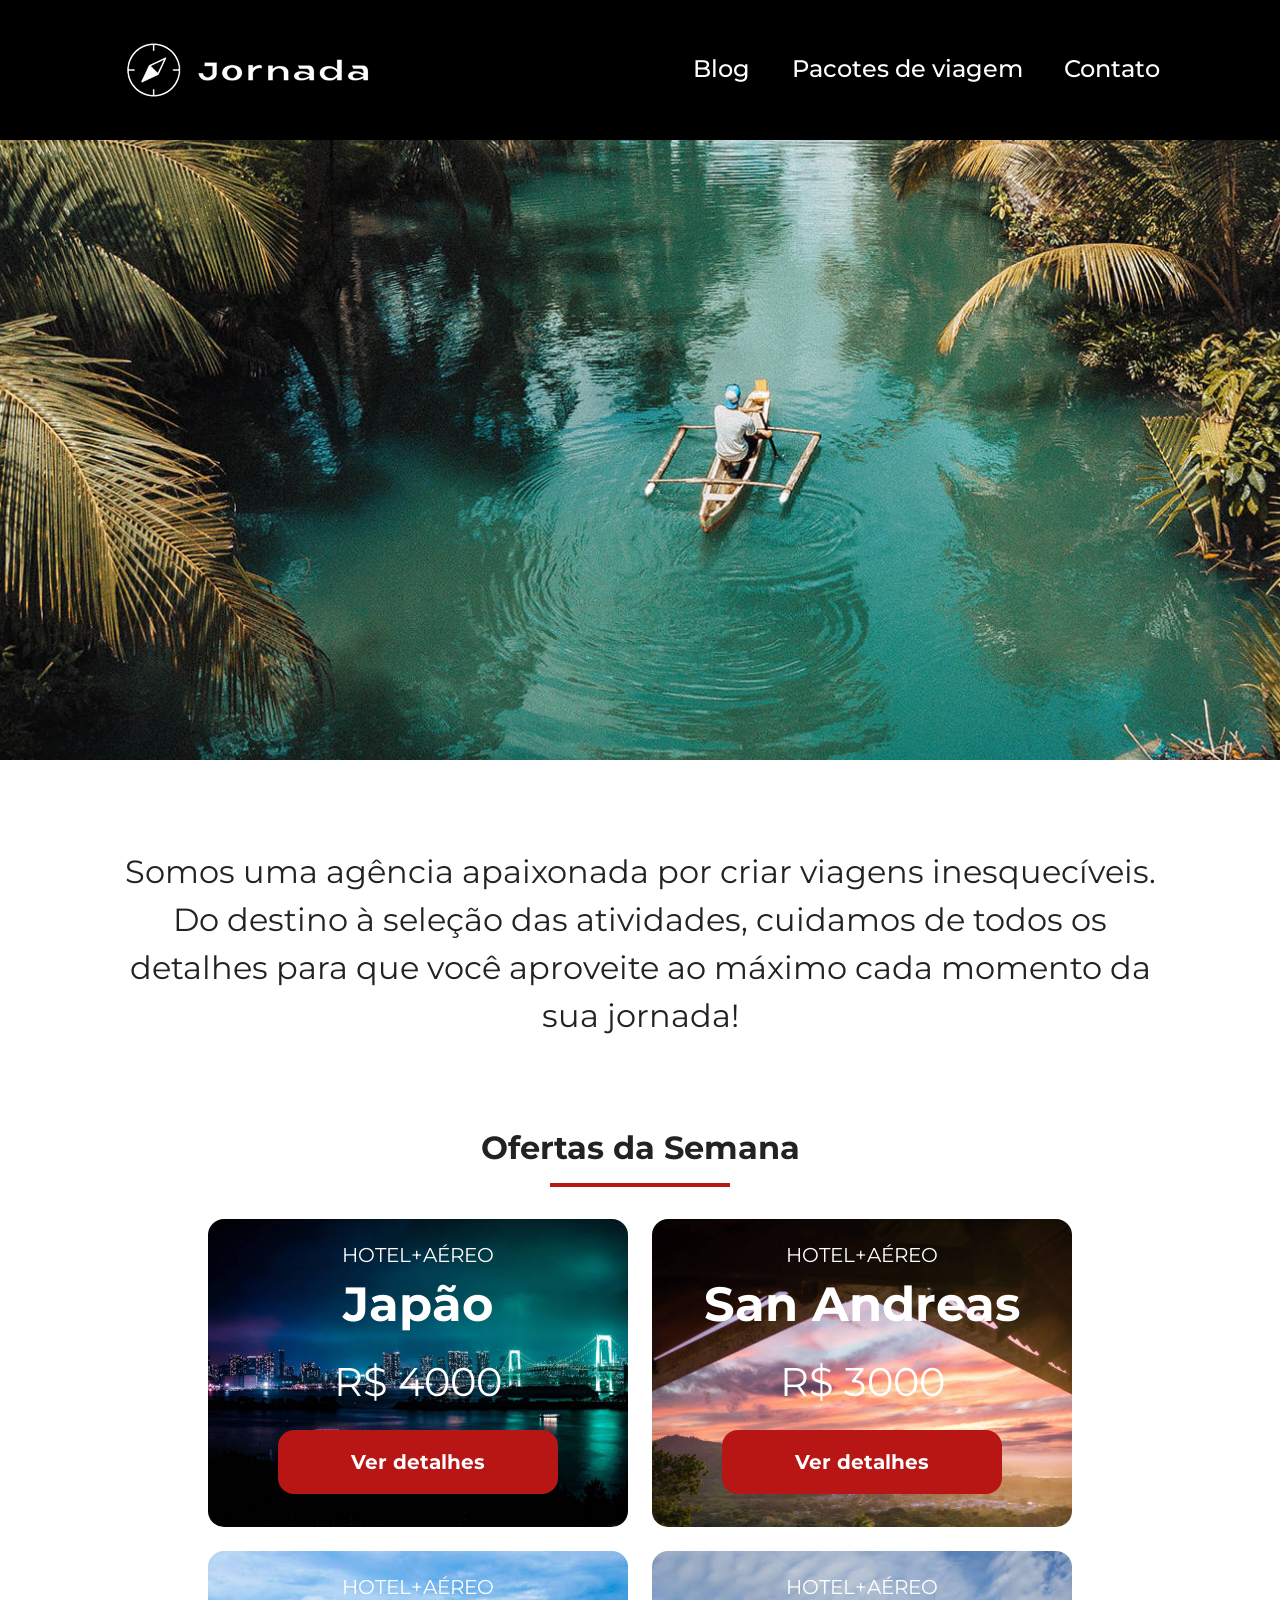
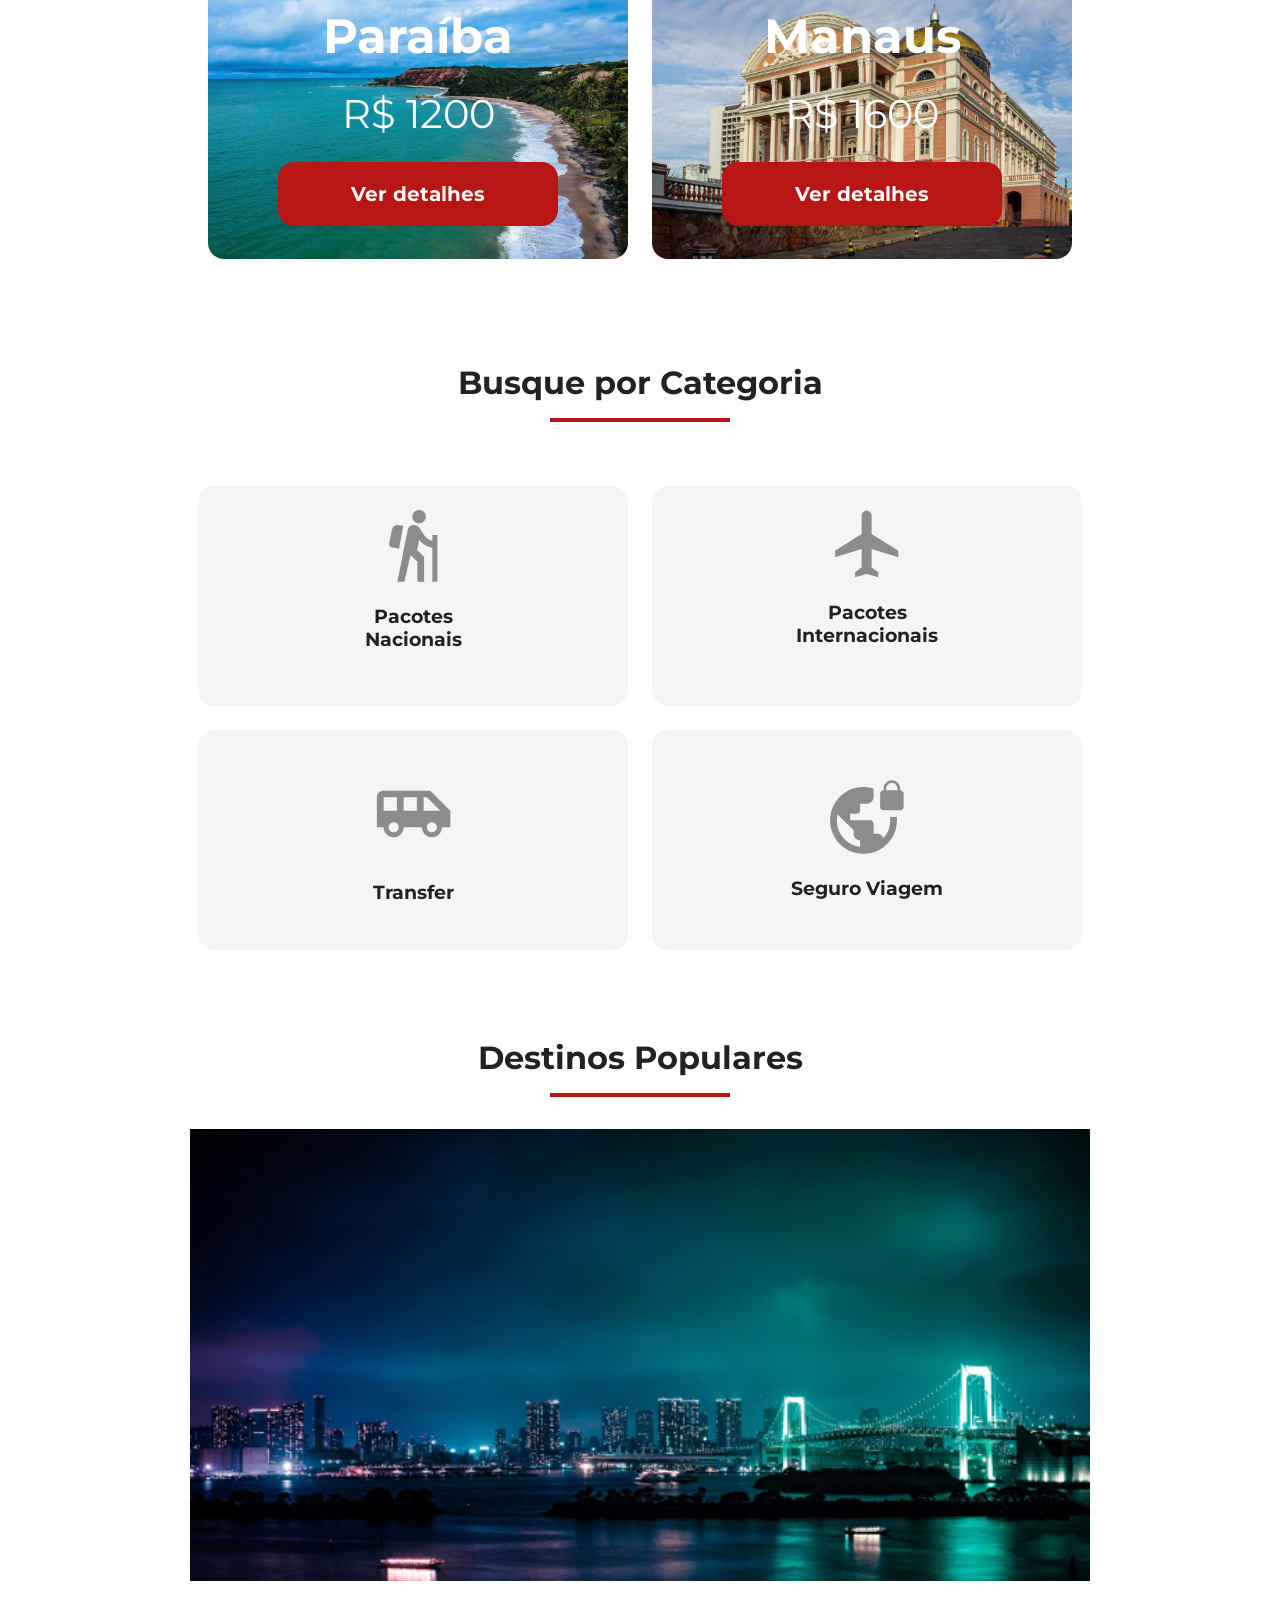
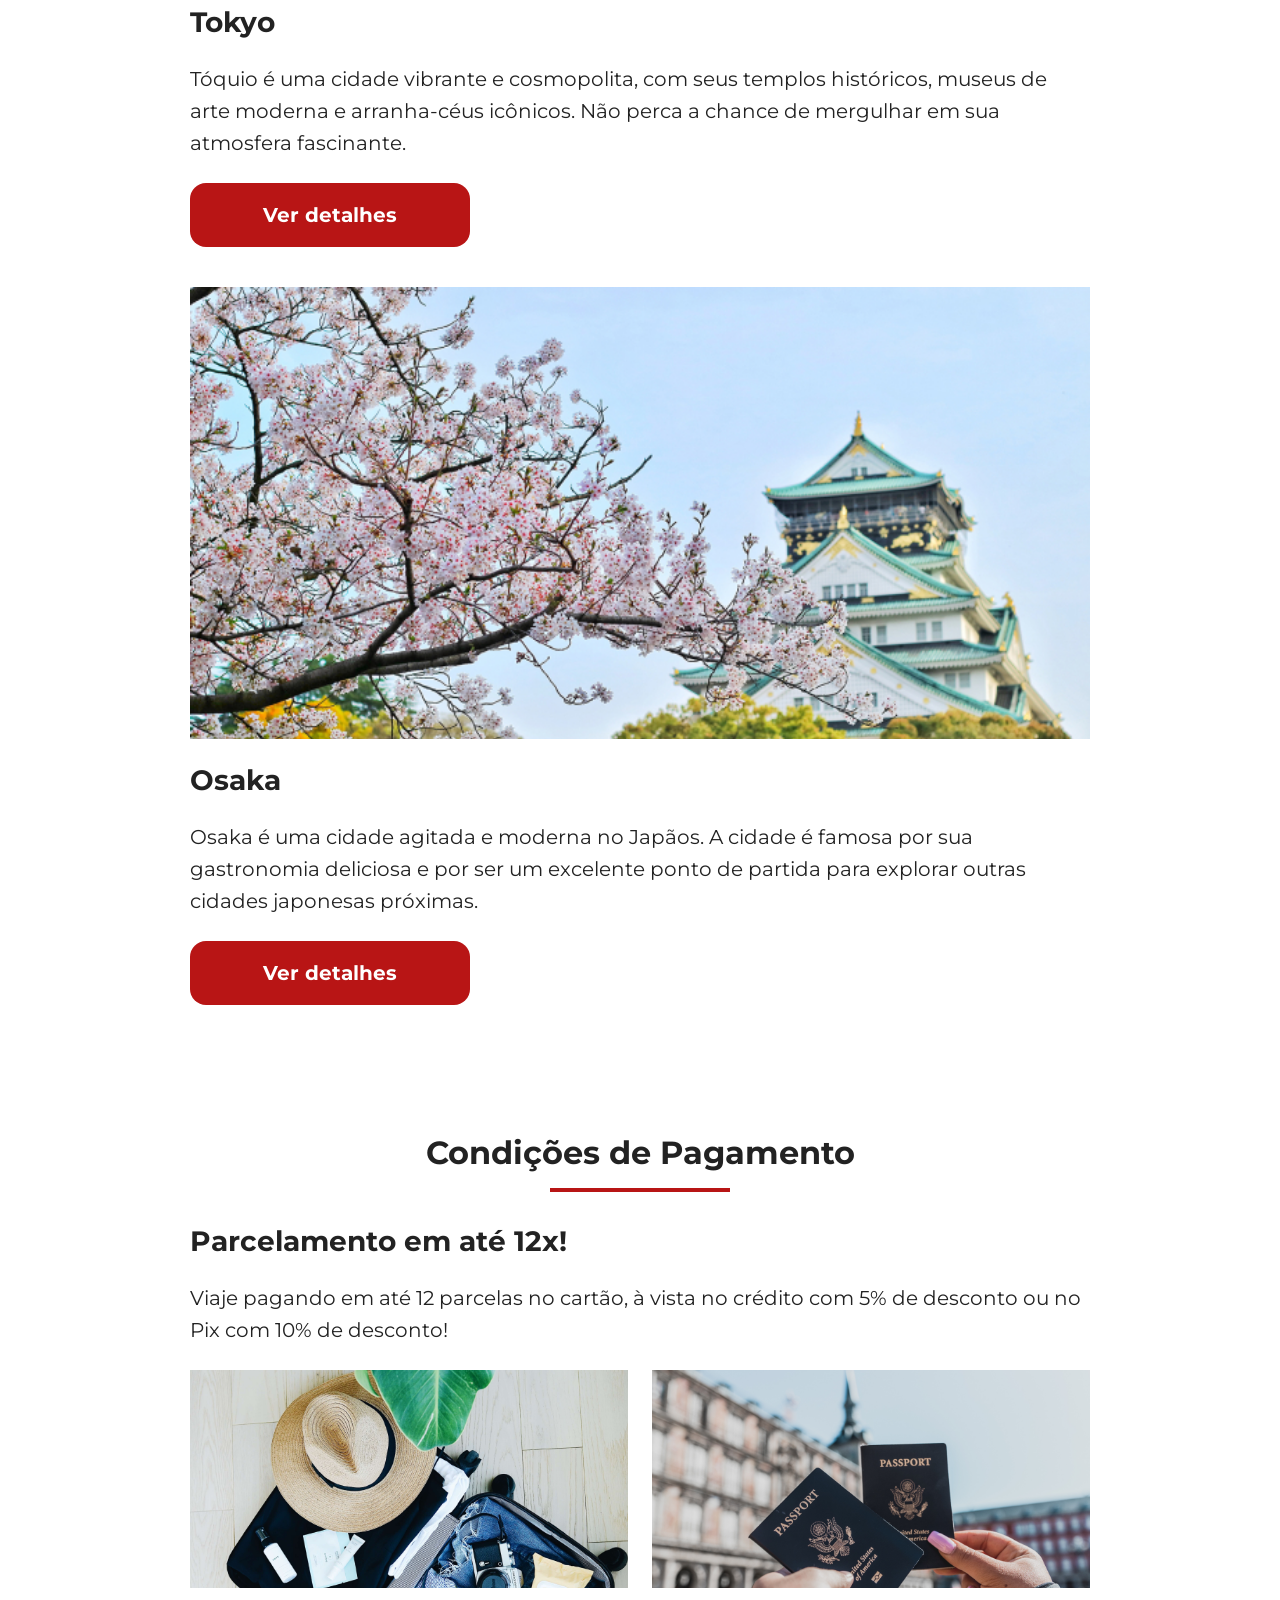
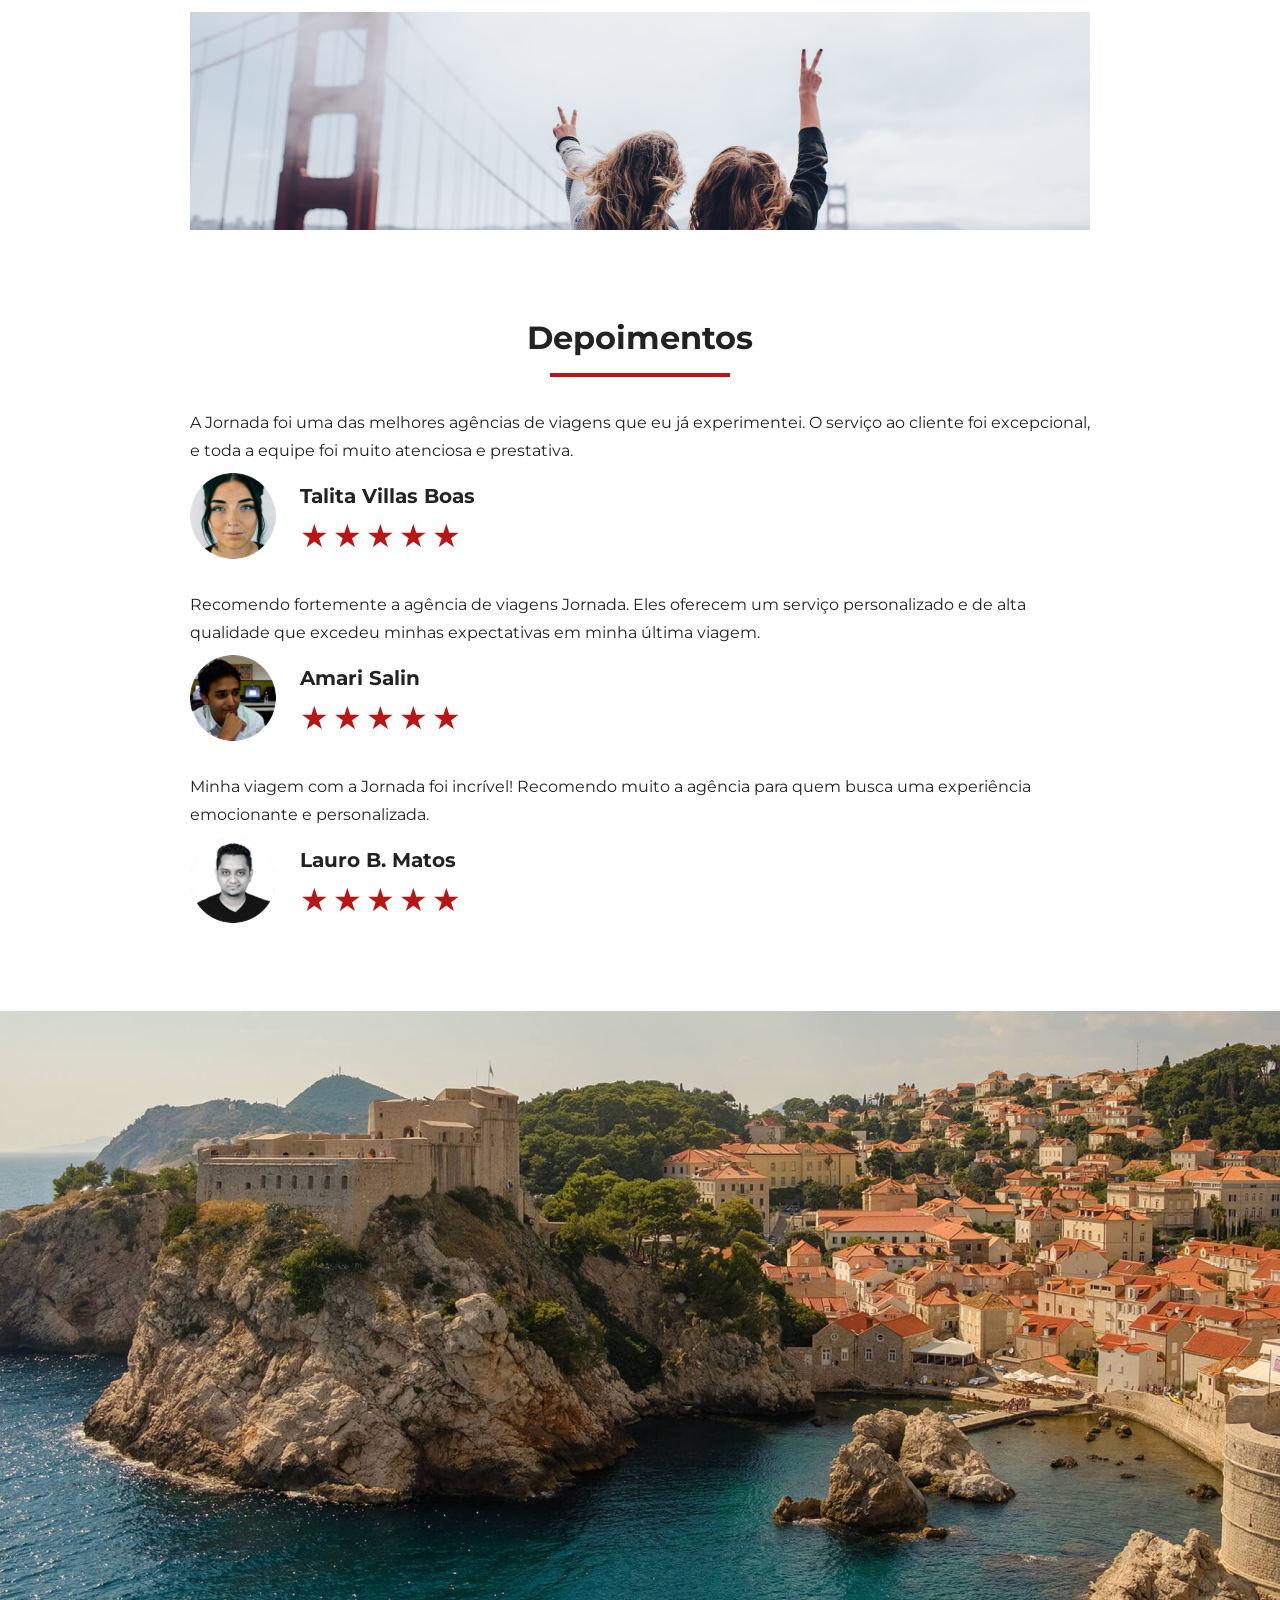
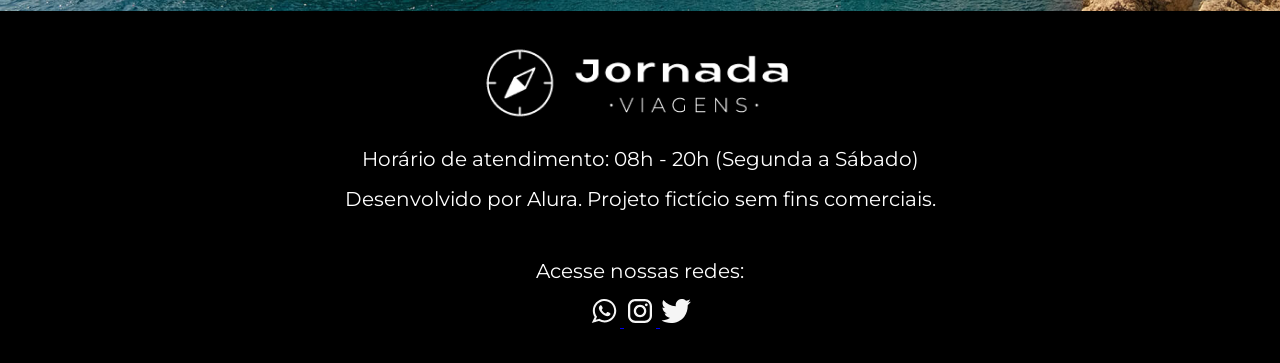
<file: index.html>
<!doctype html>
<html lang="pt-br">
  <head>
    <meta charset="UTF-8" />
    <meta name="viewport" content="width=device-width, initial-scale=1.0" />
    <meta
      name="description"
      content="Jornada Viagens, uma agência apaixonada por criar viagens inesquecíveis"
    />

    <meta name="og:title" content="Jornada Viagens">
    <meta name="og:description" content="Jornada Viagens, uma agência apaixonada por criar viagens inesquecíveis">
    <meta name="og:image" content="https://leoribeiro61.github.io/jornada-viagens/img/logo-footer.png">
    <meta name="og:type" content="website">
    <meta name="og:url" content="https://leoribeiro61.github.io/jornada-viagens">


    <link rel="icon" href="favico.svg" type="xml/svg" />
    <link rel="stylesheet" href="css/style.css" />
    <title>Jornada Viagens</title>
  </head>
  <body>
    <header class="main-header">
      <a class="logo" href="index.html" title="voltar para a página inicial">
        <img
          class="img-mobile"
          src="img/bussola-jornada-branca.png"
          alt="bussola do logo Jornada Viagens na cor branca"
        />
        <img
          class="img-desktop"
          src="img/bussola-texto-jornada-branco.png"
          alt="logo Jornada Viagens na cor branca"
        />
      </a>
      <div class="navigation-menu">
        <label for="menu">
          <img src="img/menu.png" alt="menu" />
        </label>
        <input type="checkbox" name="" id="menu" hidden />
        <nav>
          <ul class="list-links">
            <li>
              <a href="blog.html" target="_blank" title="Acessar Blog">Blog</a>
            </li>
            <li>
              <a
                href="pacotes-de-viagens.html"
                target="_blank"
                title="Acessar Pacotes de viagem"
                >Pacotes de viagem</a
              >
            </li>
            <li>
              <a href="contato.html" target="_blank" title="Acessar Contato"
                >Contato</a
              >
            </li>
          </ul>
        </nav>
      </div>
    </header>
    <section class="hero">
      <div class="hero-img"></div>
      <h2>
        Somos uma agência apaixonada por criar viagens inesquecíveis. Do destino
        à seleção das atividades, cuidamos de todos os detalhes para que você
        aproveite ao máximo cada momento da sua jornada!
      </h2>
    </section>
    <section class="offers">
      <div class="section-title">
        <h2>Ofertas da Semana</h2>
        <hr />
      </div>
      <div class="offers-cards">
        <article class="card japao">
          <header>
            <p>HOTEL+AÉREO</p>
            <h3>Japão <br /></h3>
            <span> R$ 4000</span>
          </header>
          <footer>
            <a href="#" class="button">Ver detalhes</a>
          </footer>
        </article>
        <article class="card san-andreas">
          <header>
            <p>HOTEL+AÉREO</p>
            <h3>San Andreas <br /></h3>
            <span>R$ 3000</span>
          </header>
          <footer>
            <a href="#" class="button">Ver detalhes</a>
          </footer>
        </article>
        <article class="card paraiba">
          <header>
            <p>HOTEL+AÉREO</p>
            <h3>Paraíba <br /></h3>
            <span>R$ 1200</span>
          </header>
          <footer>
            <a href="#" class="button">Ver detalhes</a>
          </footer>
        </article>
        <article class="card manaus">
          <header>
            <p>HOTEL+AÉREO</p>
            <h3>Manaus <br /></h3>
            <span>R$ 1600</span>
          </header>
          <footer>
            <a href="#" class="button">Ver detalhes</a>
          </footer>
        </article>
      </div>
    </section>
    <section class="categories">
      <div class="section-title">
        <h2>Busque por Categoria</h2>
        <hr />
        <div class="categories-cards">
          <a
            class="card"
            href="#"
            target="_blank"
            title="Busque pela categoria Pacotes Nacionais"
          >
            <img
              src="img/icone-caminhada.png"
              alt="Icone cinza represerentando uma pessoa fazendo tracking"
            />
            <h3 class="content-tile">
              Pacotes <br />
              Nacionais
            </h3>
          </a>
          <a
            class="card"
            href="#"
            target="_blank"
            title="Busque pela categoria Pacotes Internacionais"
          >
            <img
              src="img/icone-aviao.png"
              alt="Icone cinza represerentando um aviao"
            />
            <h3 class="content-tile">
              Pacotes <br />
              Internacionais
            </h3>
          </a>
          <a
            class="card single-line transfer"
            href="#"
            target="_blank"
            title="Busque pela categoria Transfer"
          >
            <img
              src="img/icone-onibus.png"
              alt="Icone cinza represerentando um onibus"
            />
            <h3 class="content-tile">Transfer</h3>
          </a>
          <a class="card single-line" href="#" target="_blank" title=" ">
            <img
              src="img/icone-planeta.png"
              alt="Icone cinza represerentando um planeta"
            />
            <h3 class="content-tile">Seguro Viagem</h3>
          </a>
        </div>
      </div>
    </section>
    <section class="destinations">
      <div class="section-title">
        <h2>Destinos Populares</h2>
        <hr />
      </div>
      <div class="destination-items">
        <article class="item tokyo">
          <header>
            <div class="img-item"></div>
            <h3 class="content-title">Tokyo</h3>
          </header>
          <p class="content-text">
            Tóquio é uma cidade vibrante e cosmopolita, com seus templos
            históricos, museus de arte moderna e arranha-céus icônicos. Não
            perca a chance de mergulhar em sua atmosfera fascinante.
          </p>
          <footer>
            <a
              href="#"
              class="button"
              target="_blank"
              title="Veja mais detalhes do destino Tokyo"
              >Ver detalhes</a
            >
          </footer>
        </article>
        <article class="item osaka">
          <header>
            <div class="img-item"></div>
            <h3 class="content-title">Osaka</h3>
          </header>
          <p class="content-text">
            Osaka é uma cidade agitada e moderna no Japãos. A cidade é famosa
            por sua gastronomia deliciosa e por ser um excelente ponto de
            partida para explorar outras cidades japonesas próximas.
          </p>
          <footer>
            <a
              href="#"
              class="button"
              target="_blank"
              title="VEja mais detalhes do destino Osaka"
              >Ver detalhes</a
            >
          </footer>
        </article>
      </div>
    </section>
    <section class="payments">
      <div class="section-title">
        <h2>Condições de Pagamento</h2>
        <hr />
      </div>
      <div class="content-container">
        <div class="text-content">
          <h3 class="content-title">Parcelamento em até 12x!</h3>
          <p class="content-text">
            Viaje pagando em até 12 parcelas no cartão, à vista no crédito com
            5% de desconto ou no Pix com 10% de desconto!
          </p>
        </div>
        <div class="image-gallery">
          <div class="image fist"></div>
          <div class="image second"></div>
          <div class="image thirdy colspan-2"></div>
        </div>
      </div>
    </section>
    <section class="testimonial">
      <div class="section-title">
        <h2>Depoimentos</h2>
        <hr />
      </div>
      <div class="testimonial-container">
        <article>
          <header>
            <p>
              A Jornada foi uma das melhores agências de viagens que eu já
              experimentei. O serviço ao cliente foi excepcional, e toda a
              equipe foi muito atenciosa e prestativa.
            </p>
          </header>
          <footer>
            <img
              src="img/avatar-talita.png"
              alt="imagem de perfil da cliente Talita Villas Boas"
            />
            <div class="profile-content">
              <h3>Talita Villas Boas</h3>
              <div class="rating">
                <span class="star">★</span>
                <span class="star">★</span>
                <span class="star">★</span>
                <span class="star">★</span>
                <span class="star">★</span>
              </div>
            </div>
          </footer>
        </article>
        <article>
          <header>
            <p>
              Recomendo fortemente a agência de viagens Jornada. Eles oferecem
              um serviço personalizado e de alta qualidade que excedeu minhas
              expectativas em minha última viagem.
            </p>
          </header>
          <footer>
            <img
              src="img/avatar-amari.png"
              alt="imagem de perfil do cliente Amari Salin"
            />
            <div class="profile-content">
              <h3>Amari Salin</h3>
              <div class="rating">
                <span class="star">★</span>
                <span class="star">★</span>
                <span class="star">★</span>
                <span class="star">★</span>
                <span class="star">★</span>
              </div>
            </div>
          </footer>
        </article>
        <article>
          <header>
            <p>
              Minha viagem com a Jornada foi incrível! Recomendo muito a agência
              para quem busca uma experiência emocionante e personalizada.
            </p>
          </header>
          <footer>
            <img
              src="img/avatar-lauro.png"
              alt="imagem de perfil do cliente Lauro B. Matos"
            />
            <div class="profile-content">
              <h3>Lauro B. Matos</h3>
              <div class="rating">
                <span class="star">★</span>
                <span class="star">★</span>
                <span class="star">★</span>
                <span class="star">★</span>
                <span class="star">★</span>
              </div>
            </div>
          </footer>
        </article>
      </div>
    </section>
    <section class="bottom-hero">
      <div class="hero-img"></div>
    </section>
    <footer class="main-footer">
      <div class="footer-content">
        <img src="img/logo-footer.png" alt="logo completo Jornada Viagens" />
        <p>Horário de atendimento: 08h - 20h (Segunda a Sábado)</p>
        <p>Desenvolvido por Alura. Projeto fictício sem fins comerciais.</p>
      </div>
      <div class="footer-social">
        <p>Acesse nossas redes:</p>
        <a
          href="#"
          target="_blank"
          title="Entre em contato através do Whatsapp"
        >
          <img
            src="img/icone-whatsapp.svg"
            alt="Icone do Whatsapp na cor branca"
          />
        </a>
        <a
          href="#"
          target="_blank"
          title="Acesse o Instagram do Jornada Viagens"
        >
          <img
            src="img/icone-instagram.svg"
            alt="Icone do Instagram na cor branca"
          />
        </a>
        <a href="#" target="_blank" title="Acesse o Twitter do Jornada Viagens">
          <img
            src="img/icone-twitter.svg"
            alt="Icone do twitter na cor branca"
          />
        </a>
      </div>
    </footer>
  </body>
</html>
</file>
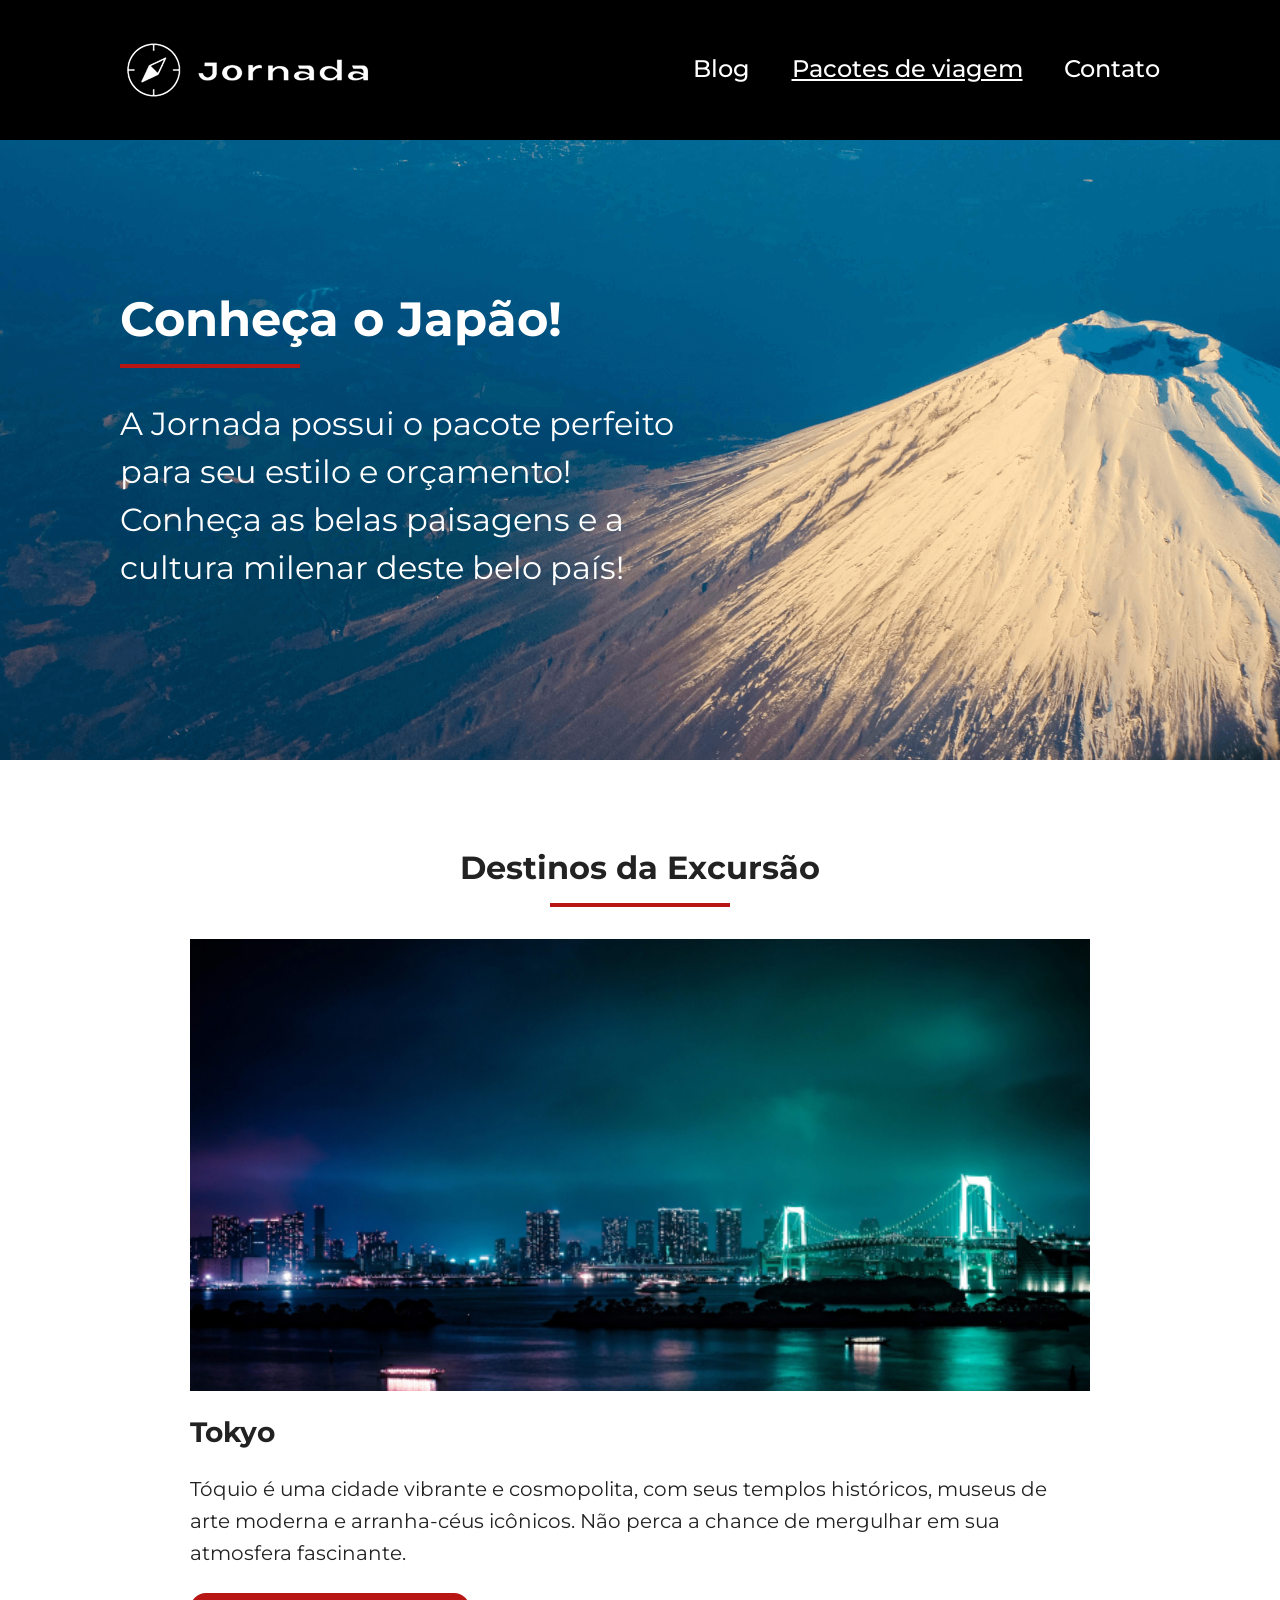
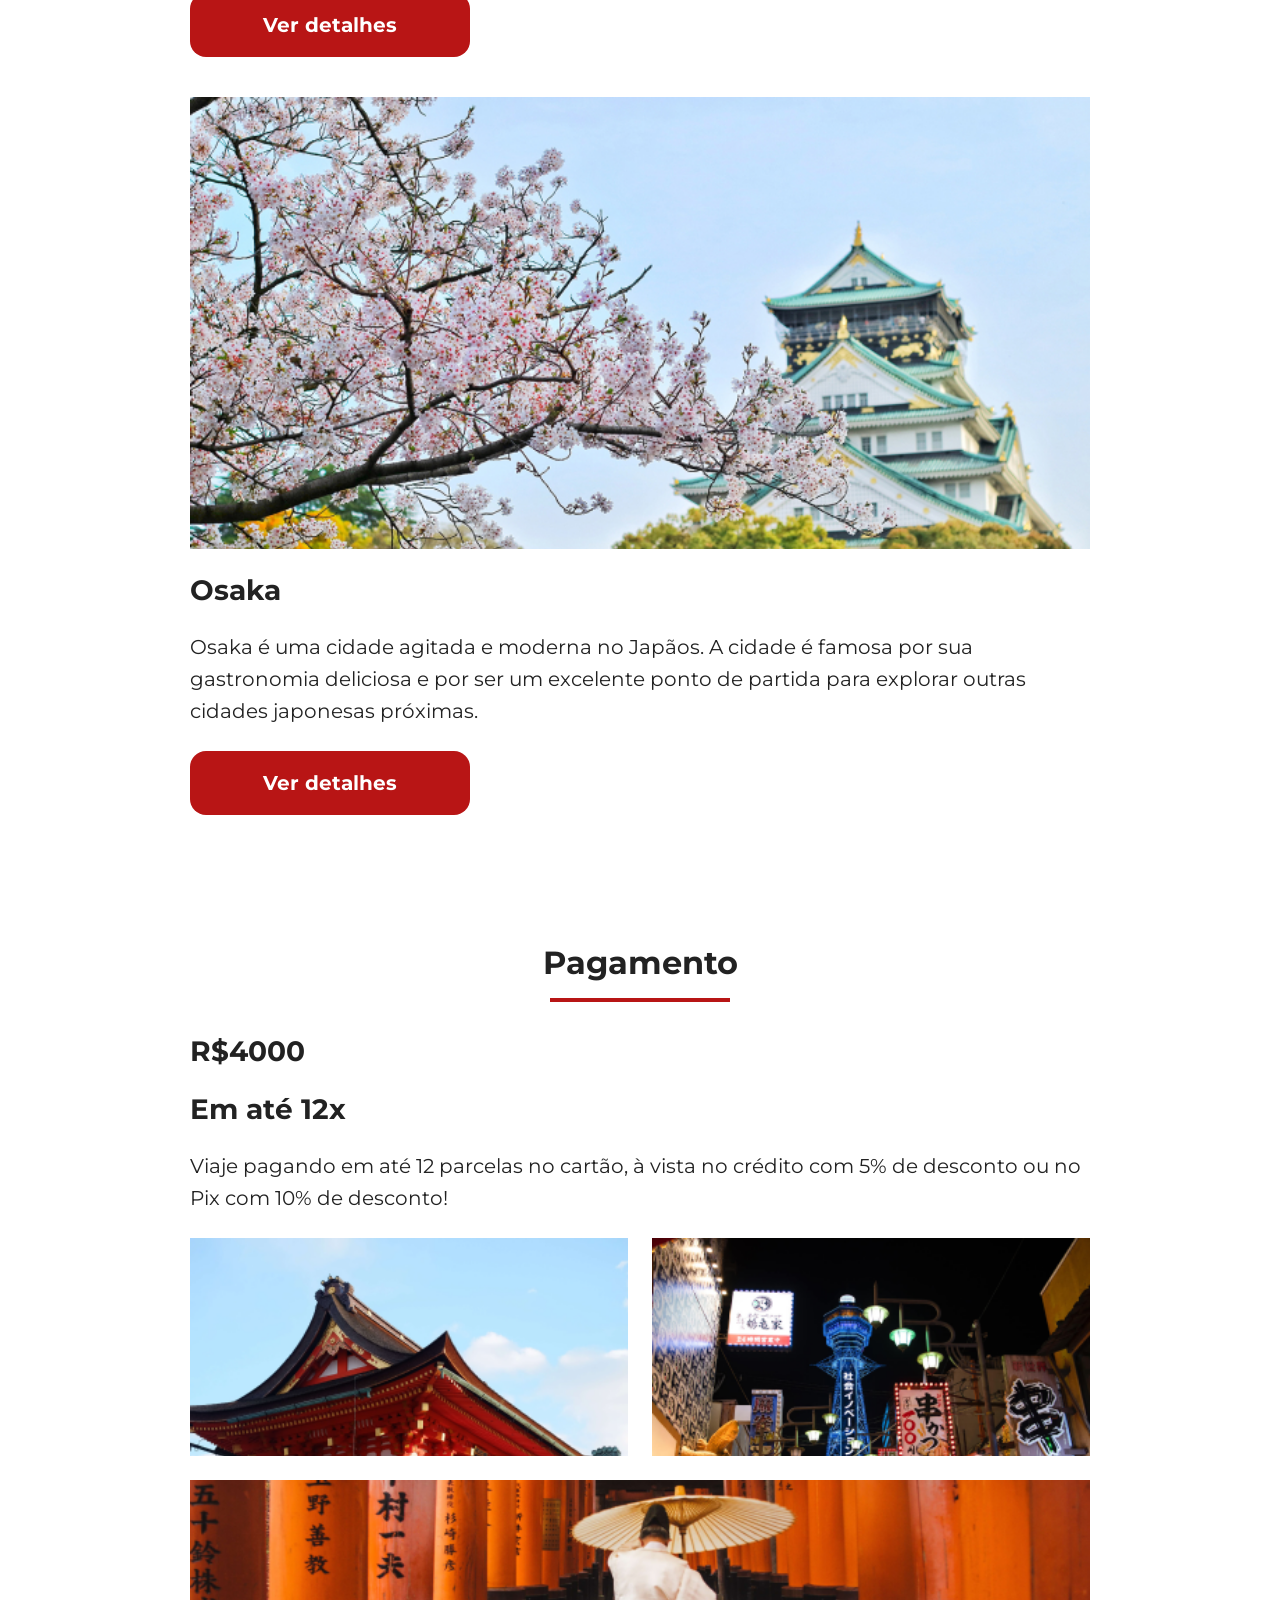
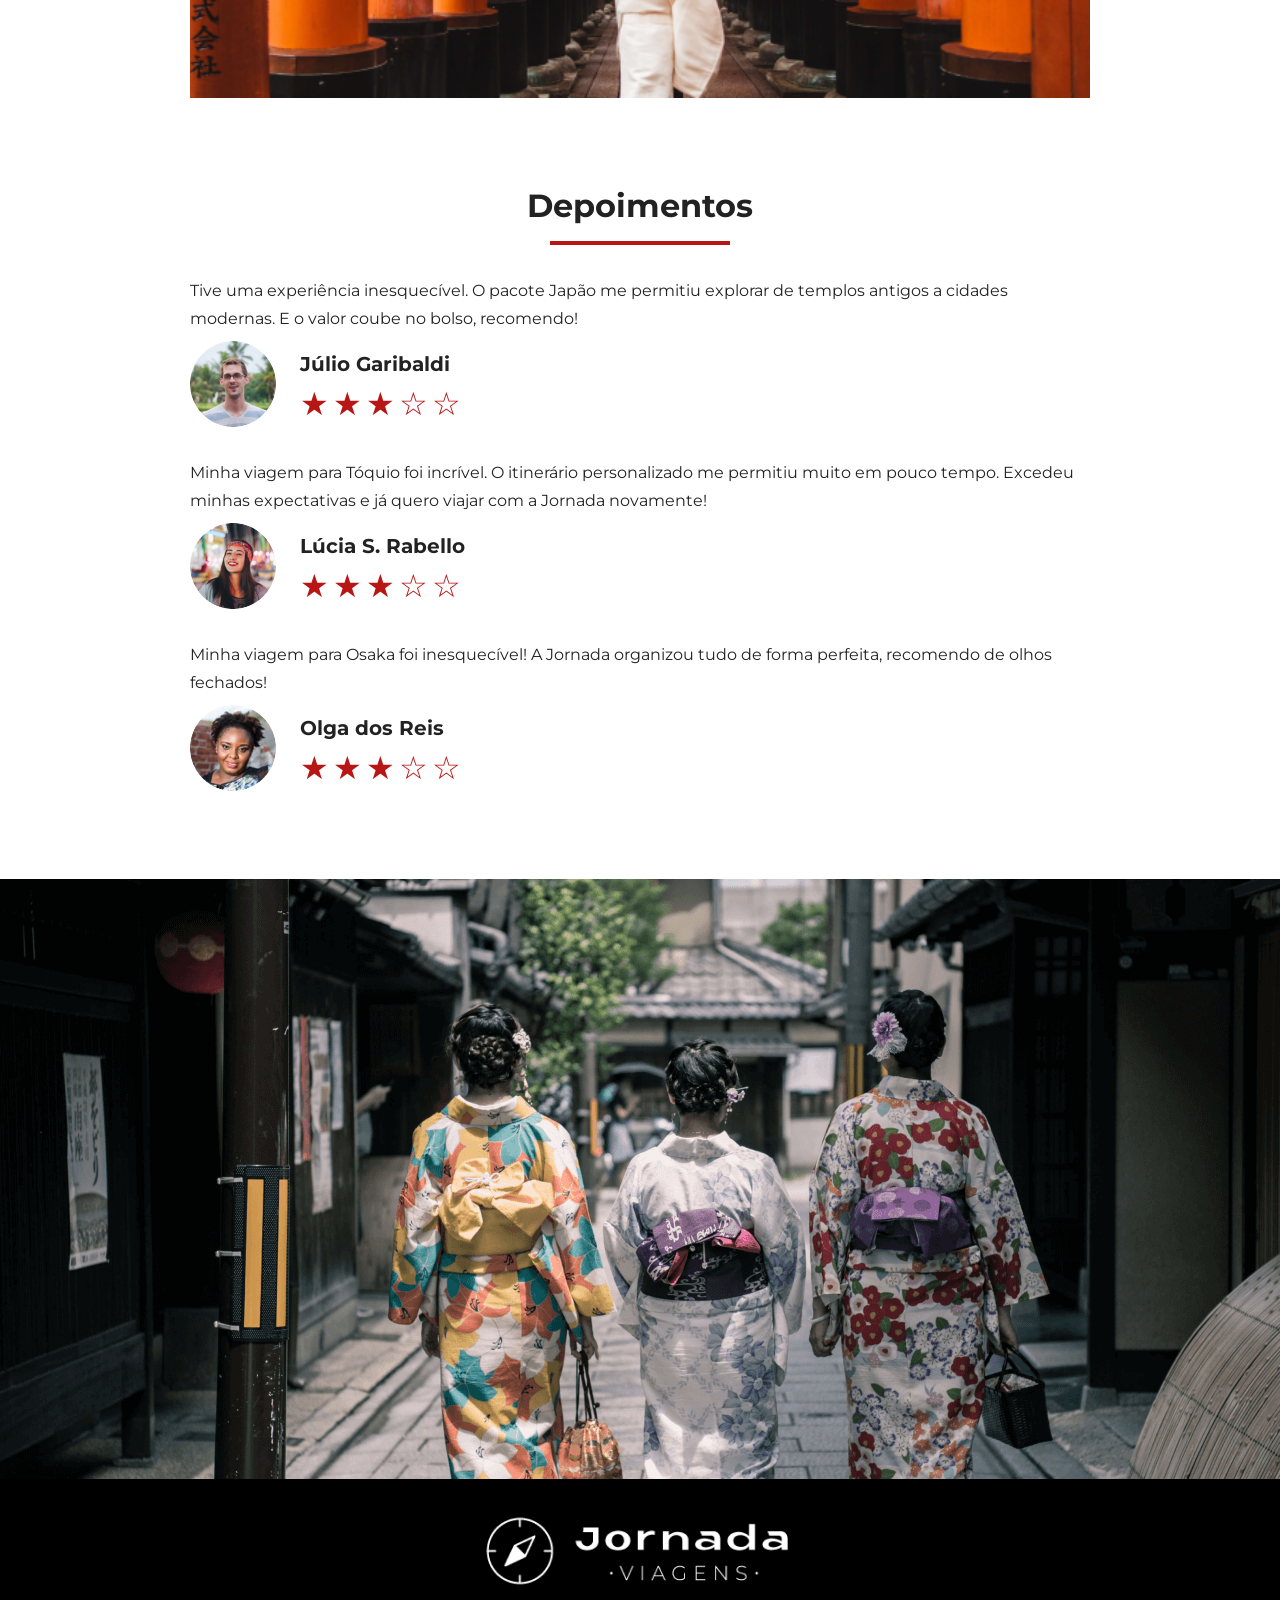
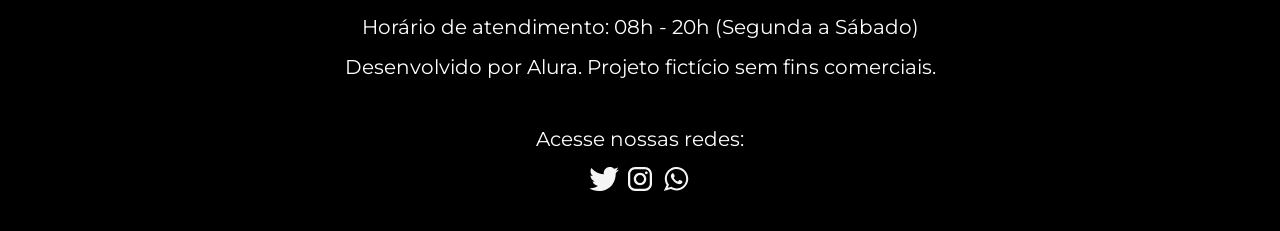
<file: pacotes-de-viagens.html>
<!DOCTYPE html>
<html lang="pt-BR">
  <head>
    <meta charset="UTF-8" />
    <meta name="viewport" content="width=device-width, initial-scale=1.0" />
    <meta
      name="description"
      content="Jornada Viagens,uma agência apaixonada por criar viagens inesquecíveis"
    />

    <meta name="og:title" content="Jornada Viagens" />
    <meta
      name="og:description"
      content="Jornada Viagens,uma agência apaixonada por criar viagens inesquecíveis"
    />
    <meta
      name="og:image"
      content="https://leoribeiro61.github.io/jornada-viagens/img/logo-footer.png"
    />
    <meta name="og:type" content="website" />
    <meta
      name="og:url"
      content="https://leoribeiro61.github.io/jornada-viagens"
    />

    <link rel="icon" href="favico.svg" type="xml/svg" />
    <link rel="stylesheet" href="./css/style.css" />

    <title>Jornada Viagens</title>
  </head>
  <body>
    <header class="main-header">
      <a class="logo" href="index.html" title="voltar para a página inicial">
        <img
          class="img-mobile"
          src="img/bussola-jornada-branca.png"
          alt="Bussola do logo Jornada Viagens na cor branca"
        />
        <img
          class="img-desktop"
          src="img/bussola-texto-jornada-branco.png"
          alt="Logo Jornada Viagens na cor branca"
        />
      </a>
      <div class="navigation-menu">
        <label for="menu">
          <img src="img/menu.png" alt="menu" />
        </label>
        <input type="checkbox" id="menu" hidden />
        <nav>
          <ul class="list-links">
            <li>
              <a href="blog.html" target="_blank" title="Acessar Blog">Blog</a>
            </li>
            <li>
              <a
                class="active"
                href="pacotes-de-viagens.html"
                target="_blank"
                title="Acessar Pacotes de viagem"
                >Pacotes de viagem</a
              >
            </li>
            <li>
              <a href="contato.html" target="_blank" title="Acessar Contato"
                >Contato</a
              >
            </li>
          </ul>
        </nav>
      </div>
    </header>
    <section class="travel-packages hero">
      <div class="hero-img">
        <div class="hero-content">
          <h1>Conheça o Japão!</h1>
          <hr />
          <p>
            A Jornada possui o pacote perfeito para seu estilo e orçamento!
            Conheça as belas paisagens e a cultura milenar deste belo país!
          </p>
        </div>
      </div>
    </section>

    <section class="travel-packages destinations">
      <div class="section-title">
        <h2>Destinos da Excursão</h2>
        <hr />
      </div>
      <div class="destination-items">
        <article class="item tokyo">
          <header>
            <div class="img-item"></div>
            <h3 class="content-title">Tokyo</h3>
          </header>
          <p class="content-text">
            Tóquio é uma cidade vibrante e cosmopolita, com seus templos
            históricos, museus de arte moderna e arranha-céus icônicos. Não
            perca a chance de mergulhar em sua atmosfera fascinante.
          </p>
          <footer>
            <a
              href="#"
              class="button"
              target="_blank"
              title="Veja mais detalhes do destino Tokyo"
              >Ver detalhes</a
            >
          </footer>
        </article>
        <article class="item osaka">
          <header>
            <div class="img-item"></div>
            <h3 class="content-title">Osaka</h3>
          </header>
          <p class="content-text">
            Osaka é uma cidade agitada e moderna no Japãos. A cidade é famosa
            por sua gastronomia deliciosa e por ser um excelente ponto de
            partida para explorar outras cidades japonesas próximas.
          </p>
          <footer>
            <a
              href="#"
              class="button"
              target="_blank"
              title="Veja mais detalhes do destino Osaka"
              >Ver detalhes</a
            >
          </footer>
        </article>
      </div>
    </section>
    <section class="travel-packages payments">
      <div class="section-title">
        <h2>Pagamento</h2>
        <hr />
      </div>
      <div class="content-container">
        <div class="text-content">
          <h3 class="content-title">R$4000</h3>
          <h3 class="content-title">Em até 12x</h3>

          <p class="content-text">
            Viaje pagando em até 12 parcelas no cartão, à vista no crédito com
            5% de desconto ou no Pix com 10% de desconto!
          </p>
        </div>
        <div class="image-gallery">
          <div class="image first"></div>
          <div class="image second"></div>
          <div class="image thirdy colspan-2"></div>
        </div>
      </div>
    </section>
    <section class="testimonials">
      <div class="section-title">
        <h2>Depoimentos</h2>
        <hr />
      </div>
      <div class="testimonial-container">
        <article>
          <header>
            <p>
              Tive uma experiência inesquecível. O pacote Japão me permitiu
              explorar de templos antigos a cidades modernas. E o valor coube no
              bolso, recomendo!
            </p>
          </header>
          <footer>
            <img
              src="img/travel-packages/avatar-julio.png"
              alt="imagem de perfil do cliente Júlio Garibaldi"
            />
            <div class="profile-content">
              <h3>Júlio Garibaldi</h3>
              <div class="rating">
                <span class="star">★</span>
                <span class="star">★</span>
                <span class="star">★</span>
                <span class="star">☆</span>
                <span class="star">☆</span>
              </div>
            </div>
          </footer>
        </article>
        <article>
          <header>
            <p>
              Minha viagem para Tóquio foi incrível. O itinerário personalizado
              me permitiu muito em pouco tempo. Excedeu minhas expectativas e já
              quero viajar com a Jornada novamente!
            </p>
          </header>
          <footer>
            <img
              src="img/travel-packages/avatar-lucia.png"
              alt="imagem de perfil da cliente Lúcia S. Rabello"
            />
            <div class="profile-content">
              <h3>Lúcia S. Rabello</h3>
              <div class="rating">
                <span class="star">★</span>
                <span class="star">★</span>
                <span class="star">★</span>
                <span class="star">☆</span>
                <span class="star">☆</span>
              </div>
            </div>
          </footer>
        </article>
        <article>
          <header>
            <p>
              Minha viagem para Osaka foi inesquecível! A Jornada organizou tudo
              de forma perfeita, recomendo de olhos fechados!
            </p>
          </header>
          <footer>
            <img
              src="img/travel-packages/avatar-olga.png"
              alt="imagem de perfil da cliente Olga dos Reis"
            />
            <div class="profile-content">
              <h3>Olga dos Reis</h3>
              <div class="rating">
                <span class="star">★</span>
                <span class="star">★</span>
                <span class="star">★</span>
                <span class="star">☆</span>
                <span class="star">☆</span>
              </div>
            </div>
          </footer>
        </article>
      </div>
    </section>
    <section class="travel-packages bottom-hero">
      <div class="hero-img"></div>
    </section>
    <footer class="main-footer">
      <div class="footer-content">
        <img src="img/logo-footer.png" alt="logo completo Jornada Viagens" />
        <p>Horário de atendimento: 08h - 20h (Segunda a Sábado)</p>
        <p>Desenvolvido por Alura. Projeto fictício sem fins comerciais.</p>
      </div>
      <div class="footer-social">
        <p>Acesse nossas redes:</p>

        <a href="#" target="_blank" title="Acesse o Twitter do Jornada Viagens"
          ><img
            src="img/icone-twitter.svg"
            alt="icone do Twitter na cor branca"
        /></a>

        <a
          href="#"
          target="_blank"
          title="Acesse o Instagram do Jornada Viagens"
          ><img
            src="img/icone-instagram.svg"
            alt="icone do Instagram na cor branca"
        /></a>

        <a href="#" target="_blank" title="Entre em contato através do whatsapp"
          ><img
            src="img/icone-whatsapp.svg"
            alt="icone do whatsapp na cor branca"
        /></a>
      </div>
    </footer>
  </body>
</html>
</file>
<file: css/style.css>
@import url(global.css);
@import url(header.css);
@import url(hero.css);
@import url(offers.css);
@import url(categories.css);
@import url(destinations.css);
@import url(payments.css);
@import url(testimonials.css);
@import url(footer.css);
</file>
